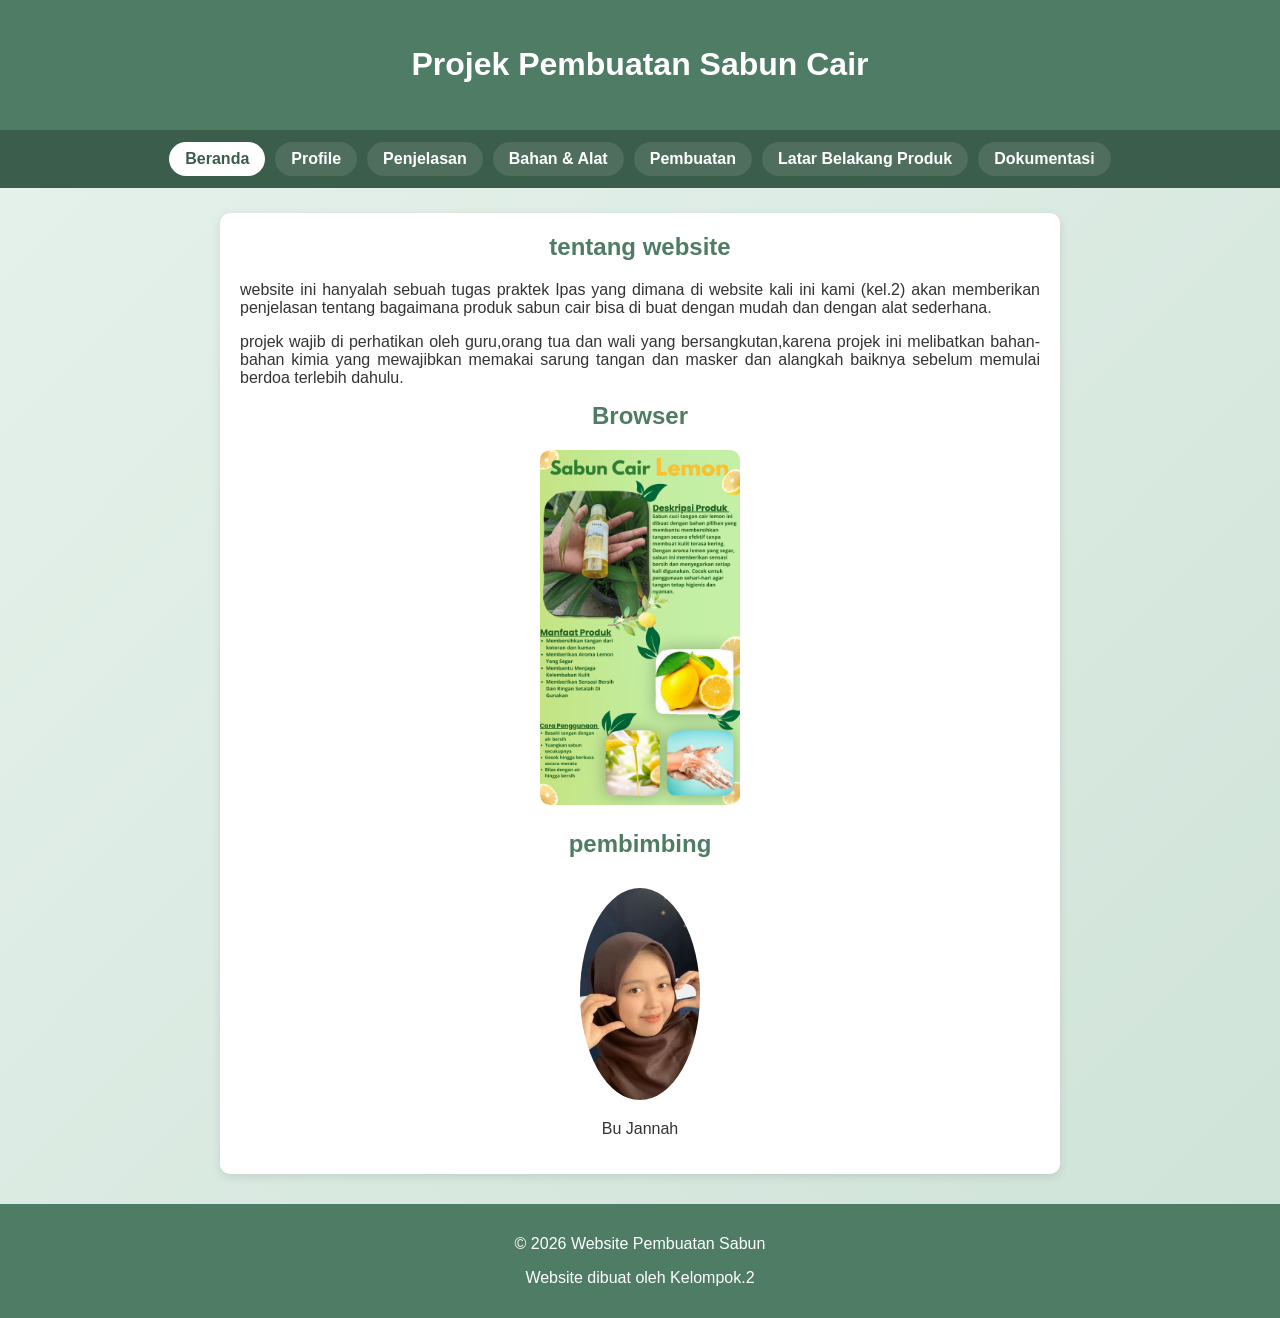
<file: index.html>
<!DOCTYPE html>

<html>
<head>
  <meta http-equiv="CONTENT-TYPE" content="text/html; charset=UTF-8">
  <meta name="viewport" content="width=device-width, initial-scale=1.0">
  <title>Projek Praktek Ipas Kel.2</title>
  <link rel="stylesheet" href="beranda.css">
</head>
<body>
  
  
  <header>
    <h1>Projek Pembuatan Sabun Cair</h1>
  </header>
  
  <nav>
   <a href="index.html" class="active" >Beranda</a>
    <a href="profile.html">Profile</a>
    <a href="penjelasan.html">Penjelasan</a>
    <a href="bahan.html">Bahan & Alat</a>
    <a href="pembuatan.html">Pembuatan</a>
    <a href="latar_belakang.html">Latar Belakang Produk</a>
    <a href="dokumentasi.html" >Dokumentasi</a>
</nav>
  
  <section>
    <h1>tentang website</h1>
    <p class="p1">website ini hanyalah sebuah tugas praktek Ipas yang dimana di website kali ini kami (kel.2)
      akan memberikan penjelasan tentang bagaimana produk sabun cair bisa di buat dengan mudah
      dan dengan alat sederhana.</p>
    <p class="p2">projek wajib di perhatikan oleh guru,orang tua dan wali yang bersangkutan,karena projek ini
      melibatkan bahan-bahan kimia yang mewajibkan memakai sarung tangan dan masker dan alangkah baiknya
      sebelum memulai berdoa terlebih dahulu.
    </p>
    <h2>Browser</h2>
    <div class="hasil">
    <img src="hasil.jpg">
    </div>
    <div class="guru">
      <h2 class="jawa">pembimbing</h2>
  <img src="Bu jannah.jpg">
  <p>Bu Jannah</p>
</div>
  </section>
  
  <footer>
  <p>© 2026 Website Pembuatan Sabun</p>
  <p >Website dibuat oleh Kelompok.2</p>
</footer>
</body>
</html>
</file>
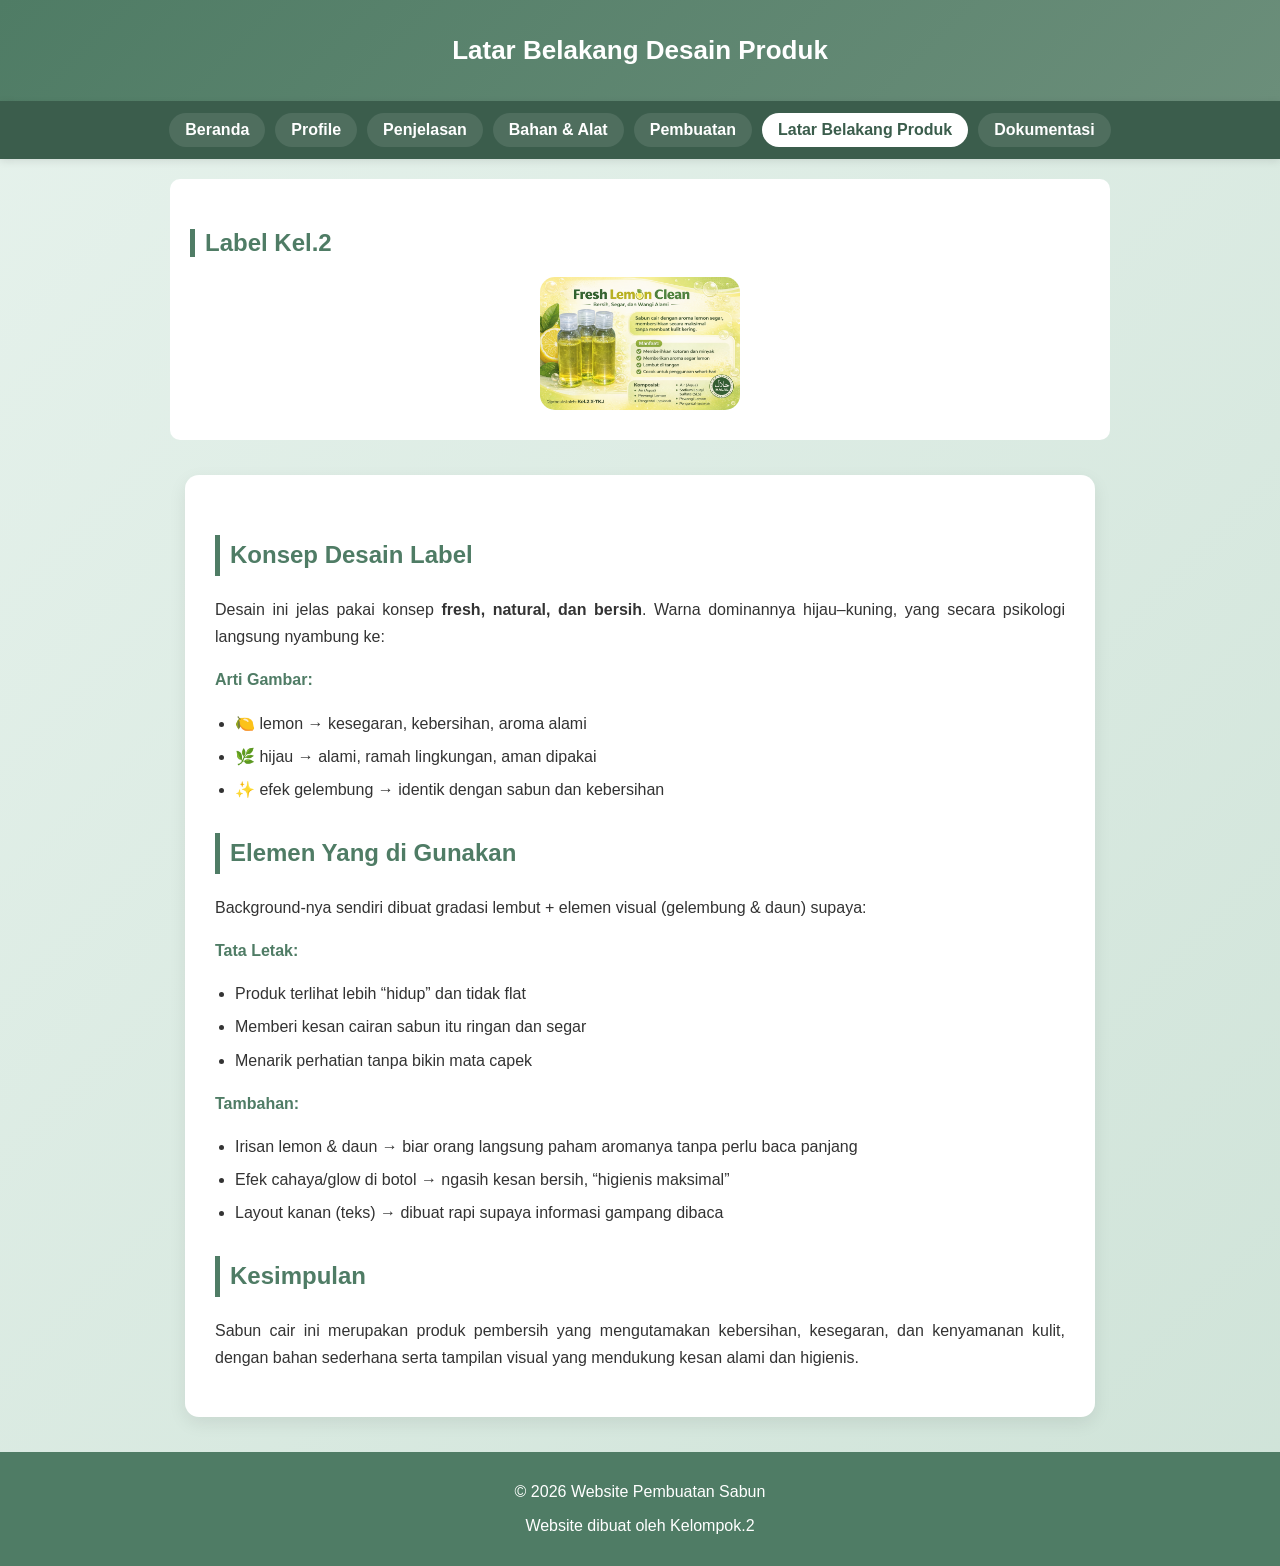
<file: latar_belakang.html>
<!DOCTYPE html>
<html lang="id">
<head>
    <meta charset="UTF-8">
    <meta name="viewport" content="width=device-width, initial-scale=1.0">
    <title>Latar Belakang Desain Sabun</title>
  <link rel="stylesheet" href="latar.css">
</head>
<body>
    
    <header>
        <h1>Latar Belakang Desain Produk</h1>
    </header>
    
       <nav>
      <a href="index.html" >Beranda</a>
    <a href="profile.html">Profile</a>
    <a href="penjelasan.html">Penjelasan</a>
    <a href="bahan.html">Bahan & Alat</a>
    <a href="pembuatan.html">Pembuatan</a>
    <a href="latar_belakang.html" class="active">Latar Belakang Produk</a>
    <a href="dokumentasi.html" >Dokumentasi</a>
</nav>
    
    <div>
        <h2>Label Kel.2</h2>
        <img src="label.jpg">
    </div>
    
    <main>

        <h2>Konsep Desain Label</h2>
<p class="p1">
Desain ini jelas pakai konsep <b>fresh, natural, dan bersih</b>. 
Warna dominannya hijau–kuning, yang secara psikologi langsung nyambung ke:
</p>
       
        <p><strong>Arti Gambar:</strong></p>
<ul>
    <li>🍋 lemon → kesegaran, kebersihan, aroma alami</li>
    <li>🌿 hijau → alami, ramah lingkungan, aman dipakai</li>
    <li>✨ efek gelembung → identik dengan sabun dan kebersihan</li>
</ul>

        <h2>Elemen Yang di Gunakan</h2>
        
<p class="p1">
Background-nya sendiri dibuat gradasi lembut + elemen visual (gelembung & daun) supaya:
</p>
        
        
        <p><strong>Tata Letak:</strong></p>

<ul>
    <li>Produk terlihat lebih “hidup” dan tidak flat</li>
    <li>Memberi kesan cairan sabun itu ringan dan segar</li>
    <li>Menarik perhatian tanpa bikin mata capek</li>
</ul>

<p><strong>Tambahan:</strong></p>
<ul>
    <li>Irisan lemon & daun → biar orang langsung paham aromanya tanpa perlu baca panjang</li>
    <li>Efek cahaya/glow di botol → ngasih kesan bersih, “higienis maksimal”</li>
    <li>Layout kanan (teks) → dibuat rapi supaya informasi gampang dibaca</li>
</ul>

        <h2>Kesimpulan</h2>
<p class="p1"> 
Sabun cair ini merupakan produk pembersih yang mengutamakan kebersihan, kesegaran, 
dan kenyamanan kulit, dengan bahan sederhana serta tampilan visual yang mendukung kesan alami dan higienis.
</p>

        </main>

     <footer>
  <p>© 2026 Website Pembuatan Sabun</p>
  <p >Website dibuat oleh Kelompok.2</p>
</footer>
</body>
</html>
</file>
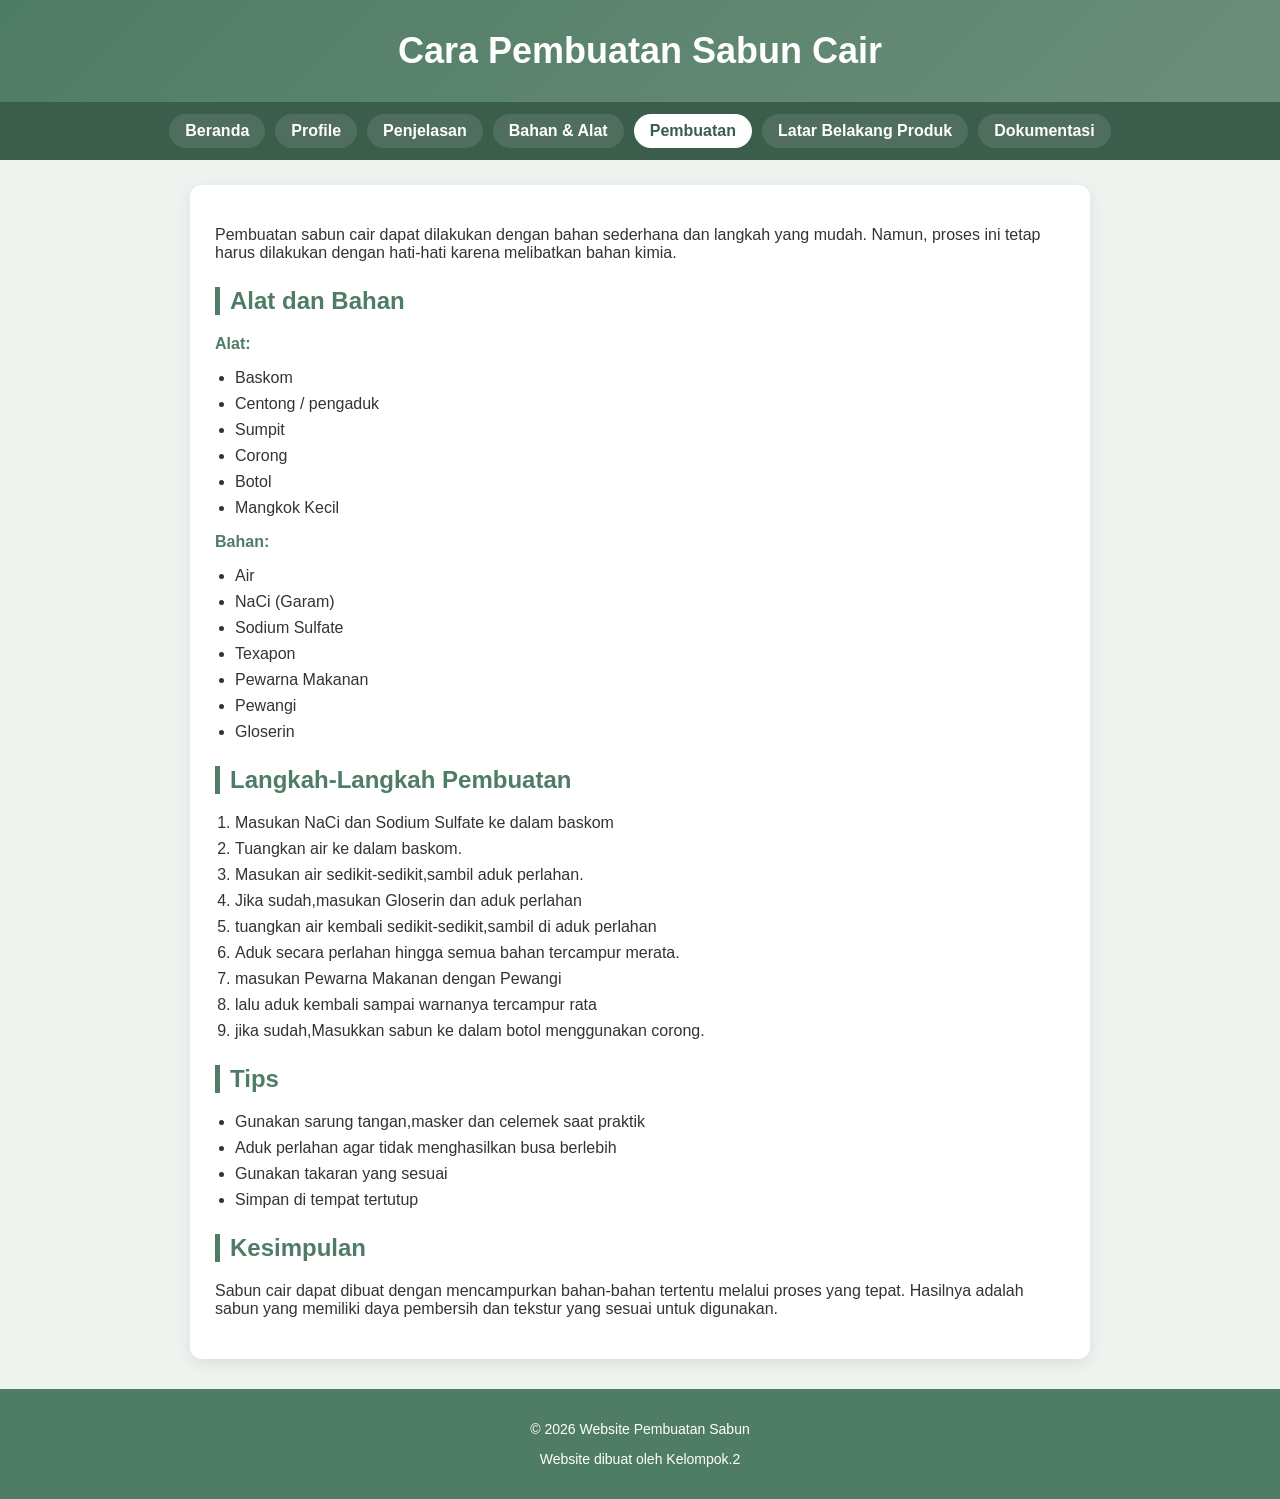
<file: pembuatan.html>
<!DOCTYPE html>
<html lang="id">
<head>
    <meta charset="UTF-8">
    <meta name="viewport" content="width=device-width, initial-scale=1.0">
    <title>Pembuatan Sabun Cair</title>
    <link rel="stylesheet" href="pembuatan.css">
</head>

<body>

<header>
    <h1>Cara Pembuatan Sabun Cair</h1>
</header>
  
 
      <nav>
     <a href="index.html" >Beranda</a>
    <a href="profile.html">Profile</a>
    <a href="penjelasan.html">Penjelasan</a>
    <a href="bahan.html">Bahan & Alat</a>
    <a href="pembuatan.html" class="active">Pembuatan</a>
    <a href="latar_belakang.html">Latar Belakang Produk</a>
    <a href="dokumentasi.html" >Dokumentasi</a>
</nav>
    
<main>

    <p>
        Pembuatan sabun cair dapat dilakukan dengan bahan sederhana dan langkah yang mudah.
        Namun, proses ini tetap harus dilakukan dengan hati-hati karena melibatkan bahan kimia.
    </p>

    <h2>Alat dan Bahan</h2>

    <p><strong>Alat:</strong></p>
    <ul>
        <li>Baskom</li>
        <li>Centong / pengaduk</li>
        <li>Sumpit</li>
        <li>Corong</li>
        <li>Botol</li>
        <li>Mangkok Kecil</li>
    </ul>

    <p><strong>Bahan:</strong></p>
    <ul>
        <li>Air</li>
        <li>NaCi (Garam)</li>
        <li>Sodium Sulfate</li>
        <li>Texapon</li>
        <li>Pewarna Makanan</li>
        <li>Pewangi</li>
        <li>Gloserin</li>
    </ul>

    <h2>Langkah-Langkah Pembuatan</h2>

    <ol>
        <li>Masukan NaCi dan Sodium Sulfate ke dalam baskom</li>
        <li>Tuangkan air ke dalam baskom.</li>
        <li>Masukan air sedikit-sedikit,sambil aduk perlahan.</li>
        <li>Jika sudah,masukan Gloserin dan aduk perlahan</li>
        <li>tuangkan air kembali sedikit-sedikit,sambil di aduk perlahan</li>
        <li>Aduk secara perlahan hingga semua bahan tercampur merata.</li>
        <li>masukan Pewarna Makanan dengan Pewangi</li>
        <li>lalu aduk kembali sampai warnanya tercampur rata</li>
        <li> jika sudah,Masukkan sabun ke dalam botol menggunakan corong.</li>
    </ol>

    <h2>Tips</h2>
    <ul>
        <li>Gunakan sarung tangan,masker dan celemek saat praktik</li>
        <li>Aduk perlahan agar tidak menghasilkan busa berlebih</li>
        <li>Gunakan takaran yang sesuai</li>
        <li>Simpan di tempat tertutup</li>
    </ul>

    <h2>Kesimpulan</h2>
    <p>
        Sabun cair dapat dibuat dengan mencampurkan bahan-bahan tertentu melalui proses yang tepat.
        Hasilnya adalah sabun yang memiliki daya pembersih dan tekstur yang sesuai untuk digunakan.
    </p>

</main>

<footer>
    <p>© 2026 Website Pembuatan Sabun</p>
    <p>Website dibuat oleh Kelompok.2</p>
</footer>

</body>
</html>
</file>
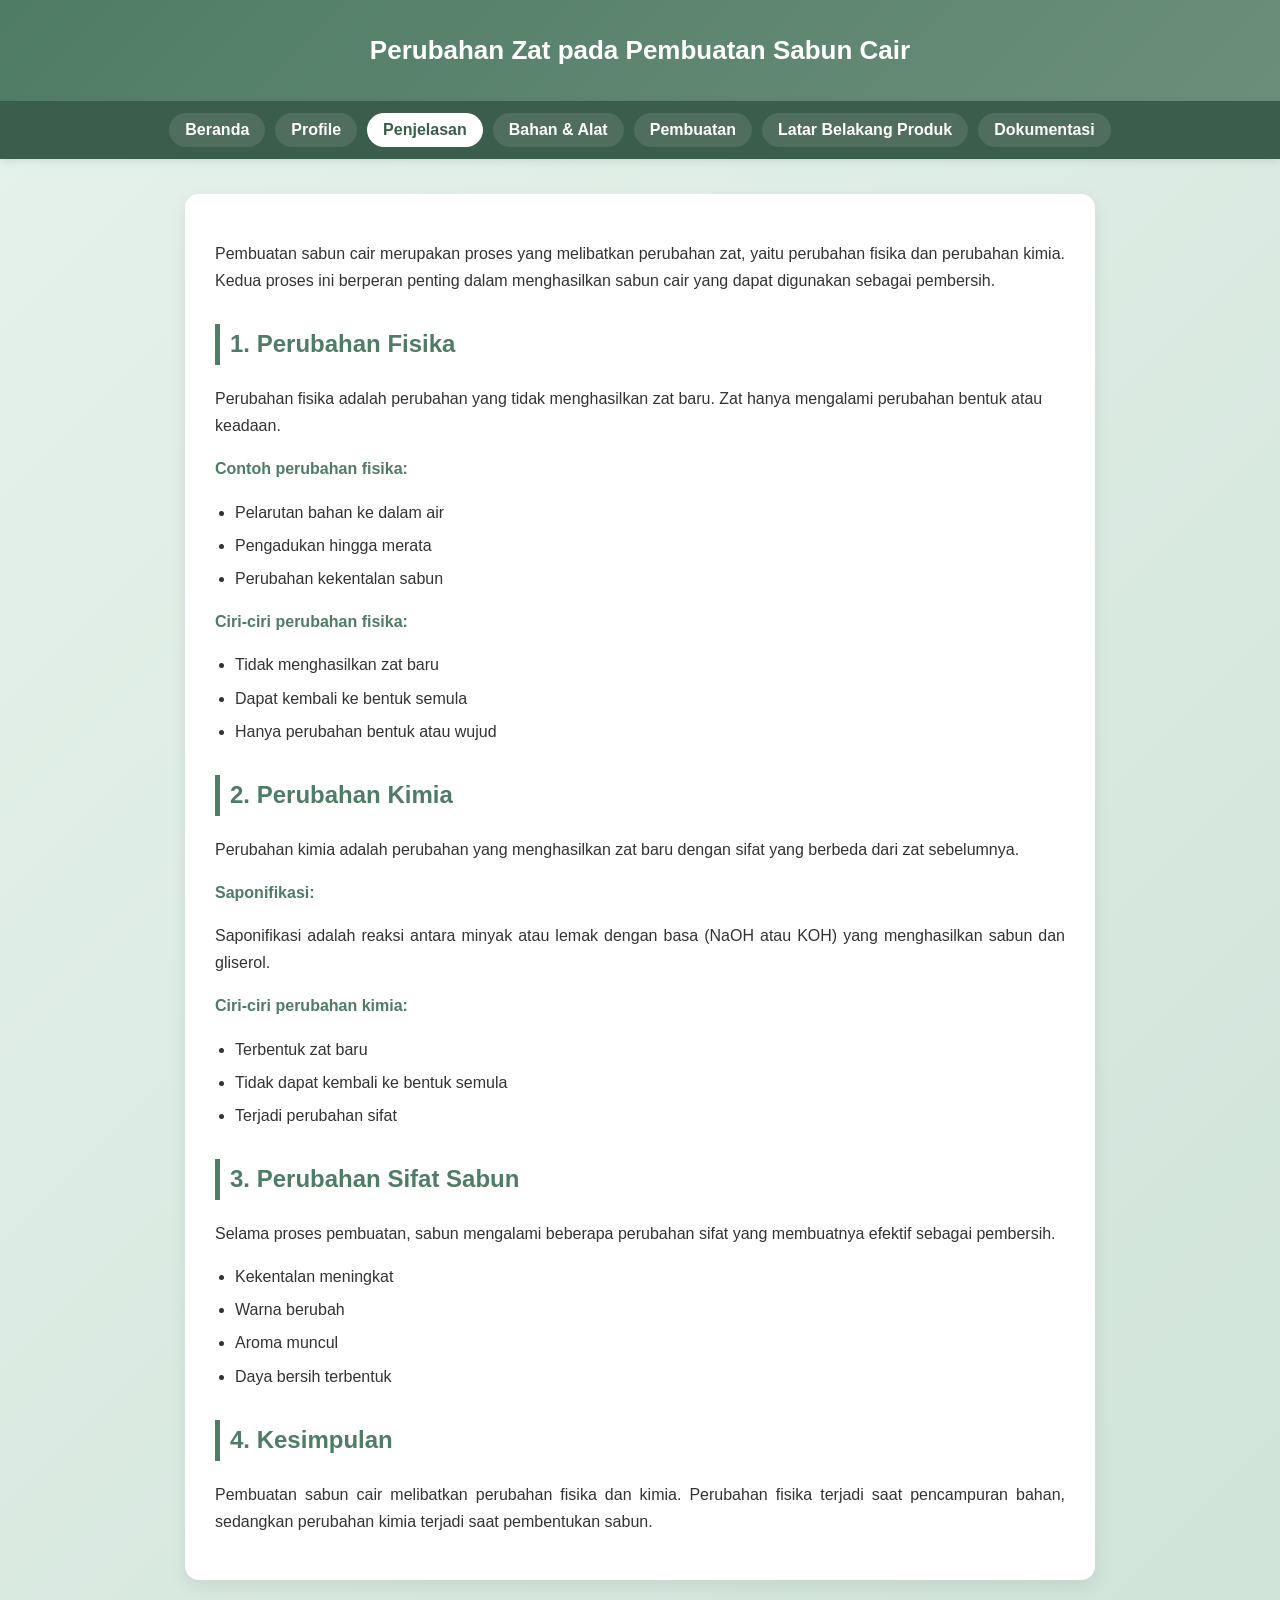
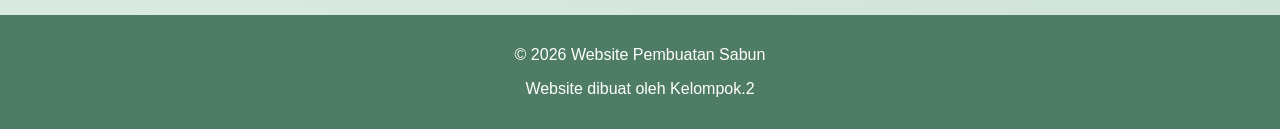
<file: penjelasan.html>
<!DOCTYPE html>
<html lang="id">
<head>
    <meta charset="UTF-8">
    <meta name="viewport" content="width=device-width, initial-scale=1.0">
    <title>Perubahan Zat Sabun Cair</title>
  <link rel="stylesheet" href="penjelasan.css">
</head>

<body>
  
    <header>
        <h1>Perubahan Zat pada Pembuatan Sabun Cair</h1>
    </header>
  
   <nav>
   <a href="index.html" >Beranda</a>
    <a href="profile.html">Profile</a>
    <a href="penjelasan.html" class="active">Penjelasan</a>
    <a href="bahan.html">Bahan & Alat</a>
    <a href="pembuatan.html">Pembuatan</a>
    <a href="latar_belakang.html">Latar Belakang Produk</a>
    <a href="dokumentasi.html" >Dokumentasi</a>
</nav>

    <main>

        <p class="p1">
            Pembuatan sabun cair merupakan proses yang melibatkan perubahan zat,
            yaitu perubahan fisika dan perubahan kimia. Kedua proses ini berperan
            penting dalam menghasilkan sabun cair yang dapat digunakan sebagai
            pembersih.
        </p>

        <h2>1. Perubahan Fisika</h2>
        <p>
            Perubahan fisika adalah perubahan yang tidak menghasilkan zat baru.
            Zat hanya mengalami perubahan bentuk atau keadaan.
        </p>

        <p><strong>Contoh perubahan fisika:</strong></p>
        <ul>
            <li>Pelarutan bahan ke dalam air</li>
            <li>Pengadukan hingga merata</li>
            <li>Perubahan kekentalan sabun</li>
        </ul>

        <p><strong>Ciri-ciri perubahan fisika:</strong></p>
        <ul>
            <li>Tidak menghasilkan zat baru</li>
            <li>Dapat kembali ke bentuk semula</li>
            <li>Hanya perubahan bentuk atau wujud</li>
        </ul>

        <h2>2. Perubahan Kimia</h2>
        <p class="p1">
            Perubahan kimia adalah perubahan yang menghasilkan zat baru dengan
            sifat yang berbeda dari zat sebelumnya.
        </p>

        <p><strong>Saponifikasi:</strong></p>
        <p class="p1">
            Saponifikasi adalah reaksi antara minyak atau lemak dengan basa
            (NaOH atau KOH) yang menghasilkan sabun dan gliserol.
        </p>

        <p><strong>Ciri-ciri perubahan kimia:</strong></p>
        <ul>
            <li>Terbentuk zat baru</li>
            <li>Tidak dapat kembali ke bentuk semula</li>
            <li>Terjadi perubahan sifat</li>
        </ul>

        <h2>3. Perubahan Sifat Sabun</h2>
        <p class="p1">
            Selama proses pembuatan, sabun mengalami beberapa perubahan sifat
            yang membuatnya efektif sebagai pembersih.
        </p>

        <ul>
            <li>Kekentalan meningkat</li>
            <li>Warna berubah</li>
            <li>Aroma muncul</li>
            <li>Daya bersih terbentuk</li>
        </ul>

        <h2>4. Kesimpulan</h2>
        <p class="p1">
            Pembuatan sabun cair melibatkan perubahan fisika dan kimia.
            Perubahan fisika terjadi saat pencampuran bahan, sedangkan
            perubahan kimia terjadi saat pembentukan sabun.
        </p>
    </main>

  <footer>
  <p>© 2026 Website Pembuatan Sabun</p>
  <p>Website dibuat oleh Kelompok.2</p>
</footer>
</body>
</html>
</file>
<file: beranda.css>
body {
    font-family: Arial, sans-serif;
    margin: 0;
    background: linear-gradient(135deg, #e6f2ec, #cfe3d8);
    color: #333;
}

header {
    background: #4f7c65;
    color: white;
    text-align: center;
    padding: 25px 10px;
}

nav {
    display: flex;
    justify-content: center;
    flex-wrap: wrap;
    gap: 10px;
    background: #3b5d4c;
    padding: 12px;
}

nav a {
    color: white;
    text-decoration: none;
    padding: 8px 16px;
    border-radius: 20px;
    background: rgba(255,255,255,0.1);
    transition: 0.3s;
    font-weight: bold;
}

nav a:hover {
    background: white;
    color: #3b5d4c;
}

nav a.active {
    background: white;
    color: #3b5d4c;
}

section {
    max-width: 800px;
    margin: 25px auto;
    padding: 20px;
    background: white;
    border-radius: 10px;
    box-shadow: 0 3px 10px rgba(0,0,0,0.1);
    text-align: center;
}

section h1 {
    margin-top: 0;
    color: #4f7c65;
}

h2 {
    margin-top: 0;
    color: #4f7c65;
}

.p1, .p2 {
    text-align: justify;
    margin-bottom: 15px;
}

section img {
    margin-top: 10px;
    border-radius: 10px;
}

.hasil img{
    display: block;
    margin: 10px auto;
    max-width: 200px;
    border-radius: 10px;
    height: auto;
}

.guru {
    margin-top: 25px;
}

.guru img {
    width: 120px;
    border-radius: 50%;
    margin-top: 10px;
    background-color: 4f7c65;
}

footer {
    text-align: center;
    padding: 15px;
    background: #4f7c65;
    color: white;
    margin-top: 30px;
}
</file>
<file: latar.css>
body {
    font-family: Arial, sans-serif;
    margin: 0;
    background: linear-gradient(135deg, #e6f2ec, #cfe3d8);
    color: #333;
}

header {
    background: linear-gradient(135deg, #4f7c65, #6b8e7a);
    color: white;
    text-align: center;
    padding: 35px 15px;
}

header h1 {
    margin: 0;
    font-size: 26px;
}

header p {
    margin-top: 10px;
    font-size: 14px;
    opacity: 0.9;
}

nav {
    display: flex;
    justify-content: center;
    flex-wrap: wrap;
    gap: 10px;
    background: #3b5d4c;
    padding: 12px;
    box-shadow: 0 2px 8px rgba(0,0,0,0.1);
}

nav a {
    color: white;
    text-decoration: none;
    padding: 8px 16px;
    border-radius: 20px;
    background: rgba(255,255,255,0.1);
    transition: 0.3s;
    font-weight: bold;
}

nav a:hover {
    background: white;
    color: #3b5d4c;
    transform: translateY(-2px);
}

nav a.active {
    background: white;
    color: #3b5d4c;
}

div {
    max-width: 900px;
    margin: 20px auto;
    background: white;
    padding: 20px;
    border-radius: 10px;
}

div img{ 
    display: block;
    margin: 10px auto;
    max-width: 200px;
    border-radius: 15px;
}

main {
    max-width: 850px;
    margin: 35px auto;
    padding: 30px;
    background: white;
    border-radius: 14px;
    box-shadow: 0 6px 18px rgba(0,0,0,0.08);
    line-height: 1.7;
}

h2 {
    color: #4f7c65;
    margin-top: 30px;
    border-left: 5px solid #4f7c65;
    padding-left: 10px;
}

.p1{
    text-align: justify;
    margin-bottom: 15px;
}

ul {
    padding-left: 20px;
    margin-bottom: 15px;
}

li {
    margin-bottom: 6px;
}

strong {
    color: #4f7c65;
}

footer{
    text-align: center;
    padding: 15px;
    background: #4f7c65;
    color: white;
    margin-top: 30px;
}
</file>
<file: pembuatan.css>
body {
    font-family: Arial, sans-serif;
    margin: 0;
    background: #eef3f0;
    color: #333;
}

header {
    background: linear-gradient(135deg, #4f7c65, #6b8e7a);
    color: white;
    text-align: center;
    padding: 30px 15px;
}

header h1 {
    margin: 0;
    font-size: 36px;
}

header p {
    margin-top: 8px;
    font-size: 14px;
}

nav {
    display: flex;
    justify-content: center;
    flex-wrap: wrap;
    gap: 10px;
    background: #3b5d4c;
    padding: 12px;
}

nav a {
    color: white;
    text-decoration: none;
    padding: 8px 16px;
    border-radius: 20px;
    background: rgba(255,255,255,0.1);
    transition: 0.3s;
    font-weight: bold;
}

nav a:hover {
    background: white;
    color: #3b5d4c;
    transform: translateY(-2px);
}

nav a.active {
    background: white;
    color: #3b5d4c;
}

main {
    max-width: 850px;
    margin: 25px auto;
    padding: 25px;
    background: white;
    border-radius: 12px;
    box-shadow: 0 5px 15px rgba(0,0,0,0.08);
}

h2 {
    color: #4f7c65;
    margin-top: 25px;
    border-left: 5px solid #4f7c65;
    padding-left: 10px;
}

strong {
    color: #4f7c65;
}


ul, ol {
    padding-left: 20px;
}

li {
    margin-bottom: 8px;
}

footer {
    text-align: center;
    padding: 18px;
    background: #4f7c65;
    color: white;
    margin-top: 30px;
    font-size: 14px;
}
</file>
<file: penjelasan.css>
body {
    font-family: Arial, sans-serif;
    margin: 0;
    background: linear-gradient(135deg, #e6f2ec, #cfe3d8);
    color: #333;
}

header {
    background: linear-gradient(135deg, #4f7c65, #6b8e7a);
    color: white;
    text-align: center;
    padding: 35px 15px;
}

header h1 {
    margin: 0;
    font-size: 26px;
}

header p {
    margin-top: 10px;
    font-size: 14px;
    opacity: 0.9;
}

nav {
    display: flex;
    justify-content: center;
    flex-wrap: wrap;
    gap: 10px;
    background: #3b5d4c;
    padding: 12px;
    box-shadow: 0 2px 8px rgba(0,0,0,0.1);
}

nav a {
    color: white;
    text-decoration: none;
    padding: 8px 16px;
    border-radius: 20px;
    background: rgba(255,255,255,0.1);
    transition: 0.3s;
    font-weight: bold;
}

nav a:hover {
    background: white;
    color: #3b5d4c;
    transform: translateY(-2px);
}

nav a.active {
    background: white;
    color: #3b5d4c;
}

main {
    max-width: 850px;
    margin: 35px auto;
    padding: 30px;
    background: white;
    border-radius: 14px;
    box-shadow: 0 6px 18px rgba(0,0,0,0.08);
    line-height: 1.7;
}

h2 {
    color: #4f7c65;
    margin-top: 30px;
    border-left: 5px solid #4f7c65;
    padding-left: 10px;
}

.p1{
    text-align: justify;
    margin-bottom: 15px;
}

ul {
    padding-left: 20px;
    margin-bottom: 15px;
}

li {
    margin-bottom: 6px;
}

strong {
    color: #4f7c65;
}

footer {
    text-align: center;
    padding: 15px;
    background: #4f7c65;
    color: white;
    margin-top: 30px;
}
</file>
